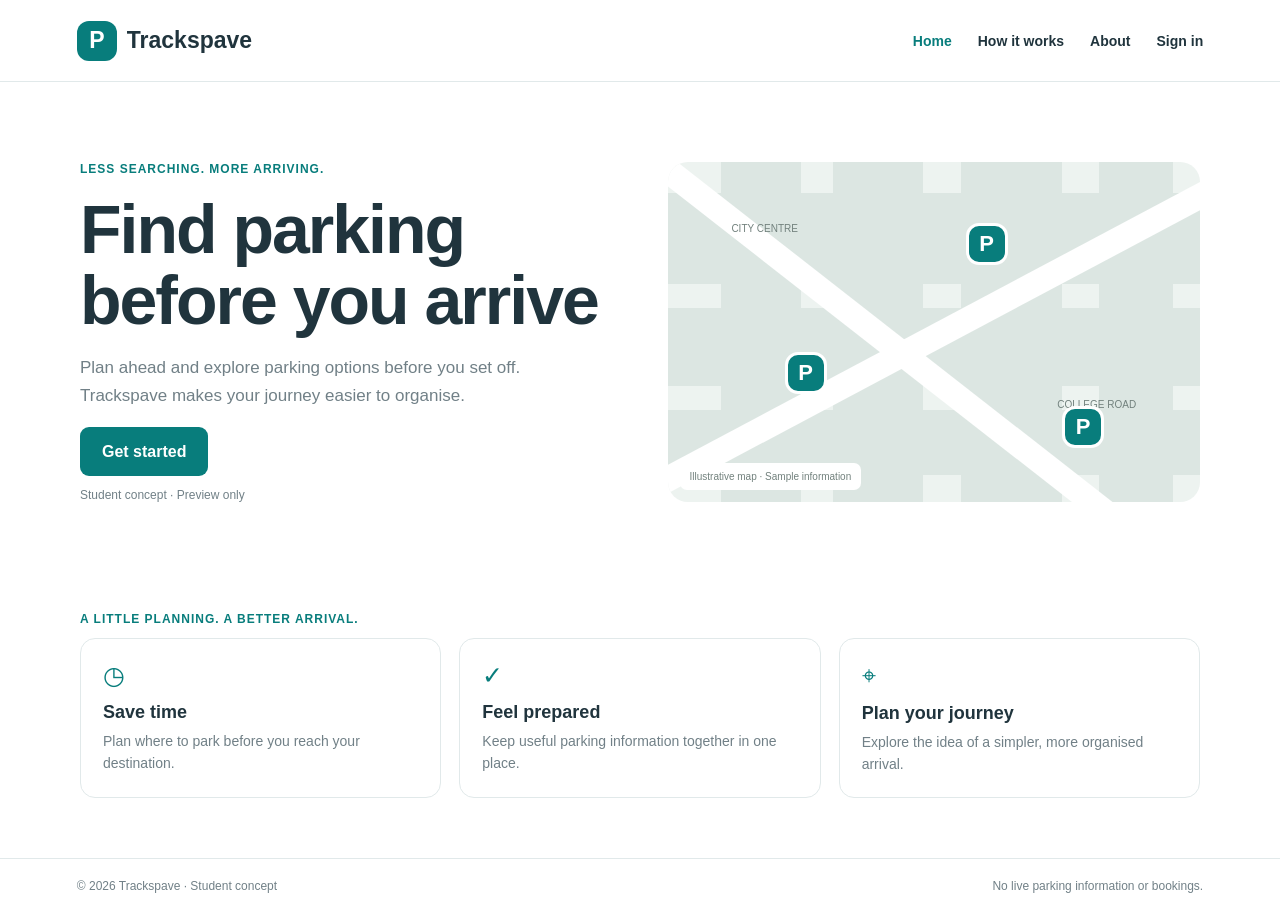
<file: index.html>
<!doctype html>
<html lang="en">
<head>
  <meta charset="utf-8">
  <meta name="viewport" content="width=device-width, initial-scale=1">
  <title>Trackspave | Find parking before you arrive</title>
  <link rel="stylesheet" href="style.css">
  <script src="script.js" defer></script>
</head>
<body>
  <header class="site-header">
    <a class="brand" href="index.html"><span class="brand-icon">P</span>Trackspave</a>
    <nav>
      <a class="active" href="index.html">Home</a>
      <a href="#how-it-works">How it works</a>
      <a href="#about">About</a>
      <a href="signin.html">Sign in</a>
    </nav>
  </header>

  <main>
    <section class="hero">
      <div class="hero-copy">
        <p class="eyebrow">LESS SEARCHING. MORE ARRIVING.</p>
        <h1>Find parking<br>before you arrive</h1>
        <p class="intro">Plan ahead and explore parking options before you set off. Trackspave makes your journey easier to organise.</p>
        <a class="button" href="signin.html">Get started</a>
        <p class="small-note">Student concept · Preview only</p>
      </div>

      <div class="map-card" aria-label="Illustration of a parking map">
        <span class="road road-one"></span>
        <span class="road road-two"></span>
        <span class="map-label label-one">CITY CENTRE</span>
        <span class="map-label label-two">COLLEGE ROAD</span>
        <span class="parking-pin pin-one">P</span>
        <span class="parking-pin pin-two">P</span>
        <span class="parking-pin pin-three">P</span>
        <span class="map-caption">Illustrative map · Sample information</span>
      </div>
    </section>

    <section class="features" id="how-it-works">
      <p class="eyebrow">A LITTLE PLANNING. A BETTER ARRIVAL.</p>
      <div class="feature-grid">
        <article class="feature">
          <span class="feature-icon">◷</span>
          <h2>Save time</h2>
          <p>Plan where to park before you reach your destination.</p>
        </article>
        <article class="feature">
          <span class="feature-icon">✓</span>
          <h2>Feel prepared</h2>
          <p>Keep useful parking information together in one place.</p>
        </article>
        <article class="feature" id="about">
          <span class="feature-icon">⌖</span>
          <h2>Plan your journey</h2>
          <p>Explore the idea of a simpler, more organised arrival.</p>
        </article>
      </div>
    </section>
  </main>

  <footer>
    <span>© 2026 Trackspave · Student concept</span>
    <span>No live parking information or bookings.</span>
  </footer>
</body>
</html>
</file>
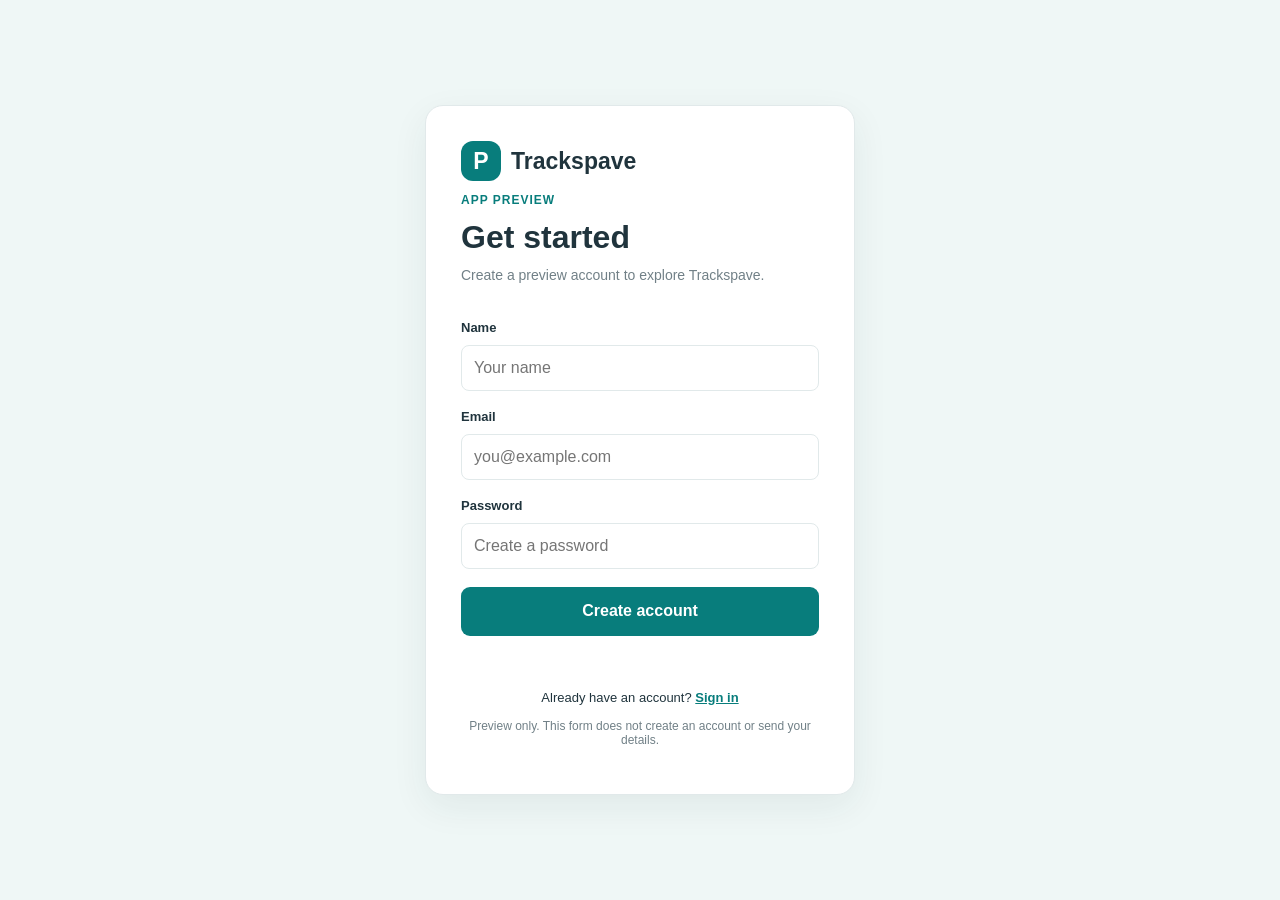
<file: get-started.html>
<!doctype html>
<html lang="en">
<head>
  <meta charset="utf-8">
  <meta name="viewport" content="width=device-width, initial-scale=1">
  <title>Create an account | Trackspave</title>
  <link rel="stylesheet" href="style.css">
  <script src="script.js" defer></script>
</head>
<body class="account-page">
  <main class="account-card">
    <a class="brand" href="index.html"><span class="brand-icon">P</span>Trackspave</a>
    <p class="eyebrow">APP PREVIEW</p>
    <h1>Get started</h1>
    <p class="intro">Create a preview account to explore Trackspave.</p>

    <form class="demo-form">
      <label for="name">Name</label>
      <input id="name" type="text" placeholder="Your name" required>

      <label for="email">Email</label>
      <input id="email" type="email" placeholder="you@example.com" required>

      <label for="password">Password</label>
      <input id="password" type="password" placeholder="Create a password" required>

      <button class="button full-button" type="submit">Create account</button>
      <p class="form-message" role="status"></p>
    </form>

    <p class="account-switch">Already have an account? <a href="signin.html">Sign in</a></p>
    <p class="disclaimer">Preview only. This form does not create an account or send your details.</p>
  </main>
</body>
</html>
</file>
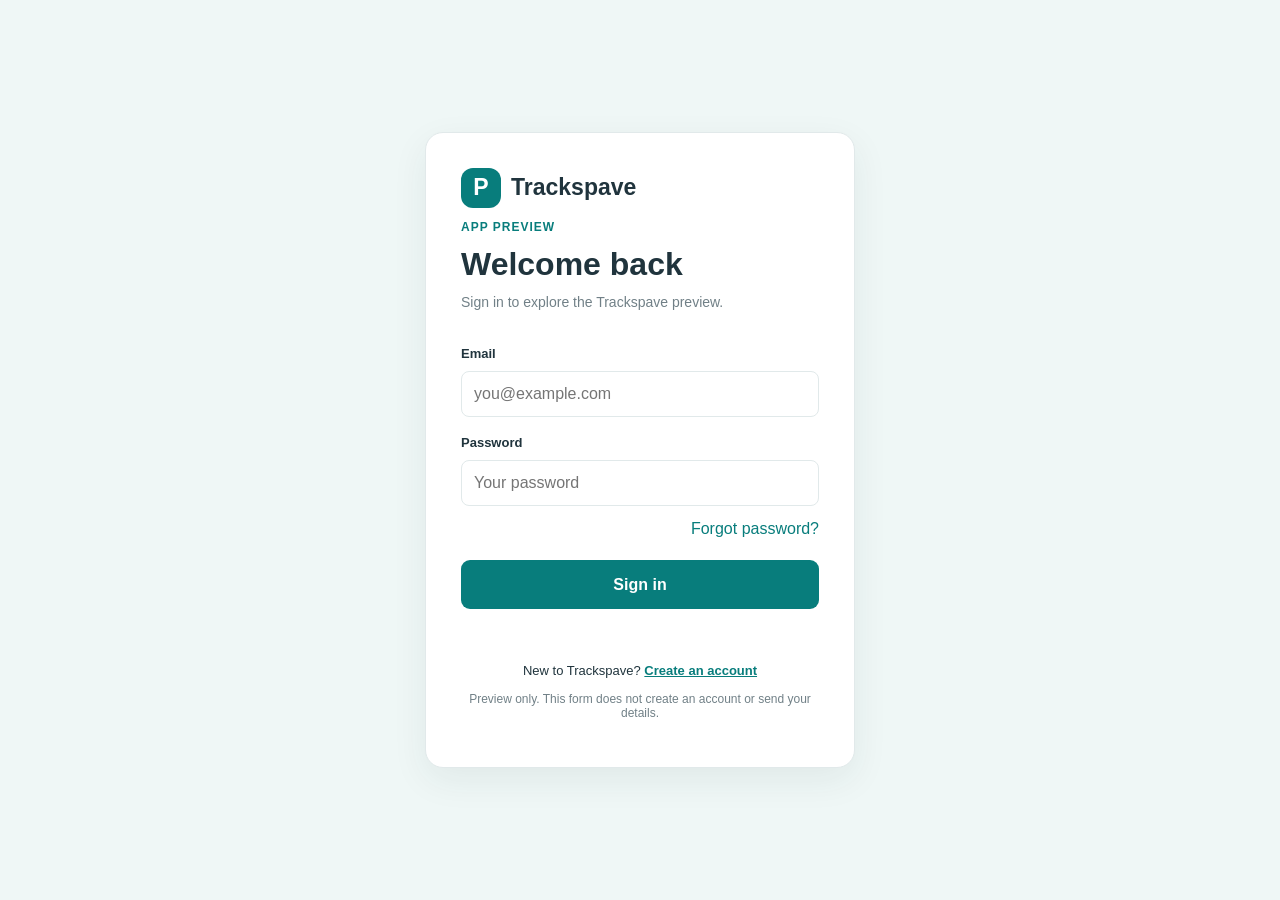
<file: signin.html>
<!doctype html>
<html lang="en">
<head>
  <meta charset="utf-8">
  <meta name="viewport" content="width=device-width, initial-scale=1">
  <title>Sign in | Trackspave</title>
  <link rel="stylesheet" href="style.css">
  <script src="script.js" defer></script>
</head>
<body class="account-page">
  <main class="account-card">
    <a class="brand" href="index.html"><span class="brand-icon">P</span>Trackspave</a>
    <p class="eyebrow">APP PREVIEW</p>
    <h1>Welcome back</h1>
    <p class="intro">Sign in to explore the Trackspave preview.</p>

    <form class="demo-form">
      <label for="email">Email</label>
      <input id="email" type="email" placeholder="you@example.com" required>

      <label for="password">Password</label>
      <input id="password" type="password" placeholder="Your password" required>

      <button class="text-button" type="button" data-demo-message>Forgot password?</button>
      <button class="button full-button" type="submit">Sign in</button>
      <p class="form-message" role="status"></p>
    </form>

    <p class="account-switch">New to Trackspave? <a href="get-started.html">Create an account</a></p>
    <p class="disclaimer">Preview only. This form does not create an account or send your details.</p>
  </main>
</body>
</html>
</file>
<file: style.css>
:root {
  --teal: #087d7c;
  --dark: #20343d;
  --muted: #718087;
  --pale: #eff7f6;
  --line: #e1e9ea;
}

* {
  box-sizing: border-box;
}

body {
  margin: 0;
  color: var(--dark);
  background: #fff;
  font-family: Arial, Helvetica, sans-serif;
}

a {
  color: var(--teal);
}

.site-header {
  min-height: 82px;
  padding: 16px 6%;
  display: flex;
  align-items: center;
  justify-content: space-between;
  border-bottom: 1px solid var(--line);
}

.brand {
  display: inline-flex;
  align-items: center;
  gap: 10px;
  color: var(--dark);
  font-size: 23px;
  font-weight: 700;
  text-decoration: none;
}

.brand-icon {
  width: 40px;
  height: 40px;
  display: grid;
  place-items: center;
  border-radius: 12px;
  background: var(--teal);
  color: white;
}

.site-header nav {
  display: flex;
  gap: 26px;
}

.site-header nav a {
  color: var(--dark);
  font-size: 14px;
  font-weight: 600;
  text-decoration: none;
}

.site-header nav a.active {
  color: var(--teal);
}

.hero,
.features {
  width: min(1120px, 88%);
  margin: auto;
}

.hero {
  min-height: 500px;
  padding: 55px 0;
  display: grid;
  grid-template-columns: 1fr 1fr;
  align-items: center;
  gap: 55px;
}

.eyebrow {
  color: var(--teal);
  font-size: 12px;
  font-weight: 700;
  letter-spacing: 1px;
}

.hero h1 {
  margin: 18px 0;
  font-size: clamp(42px, 6vw, 68px);
  font-weight: 600;
  letter-spacing: -2px;
  line-height: 1.05;
}

.intro {
  color: var(--muted);
  line-height: 1.65;
}

.hero-copy .intro {
  max-width: 470px;
  font-size: 17px;
}

.button {
  min-height: 49px;
  padding: 0 22px;
  display: inline-flex;
  align-items: center;
  justify-content: center;
  border: 0;
  border-radius: 9px;
  background: var(--teal);
  color: white;
  font: inherit;
  font-weight: 700;
  text-decoration: none;
  cursor: pointer;
}

.small-note,
.disclaimer {
  color: var(--muted);
  font-size: 12px;
}

.map-card {
  height: 340px;
  position: relative;
  overflow: hidden;
  border-radius: 20px;
  background-color: #edf3f0;
  background-image:
    linear-gradient(90deg, transparent 10%, #dce6e2 10% 25%, transparent 25% 31%, #dce6e2 31% 48%, transparent 48% 55%, #dce6e2 55% 74%, transparent 74% 81%, #dce6e2 81% 95%, transparent 95%),
    linear-gradient(0deg, transparent 8%, #dce6e2 8% 27%, transparent 27% 34%, #dce6e2 34% 57%, transparent 57% 64%, #dce6e2 64% 91%, transparent 91%);
}

.road {
  position: absolute;
  z-index: 1;
  width: 130%;
  height: 25px;
  left: -15%;
  top: 48%;
  background: white;
  transform: rotate(-28deg);
}

.road-two {
  top: 60%;
  transform: rotate(38deg);
}

.map-label,
.map-caption {
  position: absolute;
  z-index: 2;
  color: #72817d;
  font-size: 10px;
}

.label-one {
  top: 18%;
  left: 12%;
}

.label-two {
  right: 12%;
  bottom: 27%;
}

.parking-pin {
  width: 42px;
  height: 42px;
  position: absolute;
  z-index: 3;
  display: grid;
  place-items: center;
  border: 3px solid white;
  border-radius: 13px;
  background: var(--teal);
  color: white;
  font-size: 22px;
  font-weight: bold;
}

.pin-one { top: 18%; left: 56%; }
.pin-two { top: 56%; left: 22%; }
.pin-three { right: 18%; bottom: 16%; }

.map-caption {
  left: 12px;
  bottom: 12px;
  padding: 8px 10px;
  border-radius: 7px;
  background: white;
}

.features {
  padding: 18px 0 60px;
}

.feature-grid {
  display: grid;
  grid-template-columns: repeat(3, 1fr);
  gap: 18px;
}

.feature {
  padding: 22px;
  border: 1px solid var(--line);
  border-radius: 15px;
}

.feature-icon {
  color: var(--teal);
  font-size: 25px;
}

.feature h2 {
  margin: 12px 0 8px;
  font-size: 18px;
}

.feature p {
  margin: 0;
  color: var(--muted);
  font-size: 14px;
  line-height: 1.55;
}

footer {
  padding: 20px 6%;
  display: flex;
  justify-content: space-between;
  gap: 12px;
  border-top: 1px solid var(--line);
  color: var(--muted);
  font-size: 12px;
}

.account-page {
  min-height: 100vh;
  padding: 35px 16px;
  display: grid;
  place-items: center;
  background: var(--pale);
}

.account-card {
  width: min(430px, 100%);
  padding: 35px;
  border: 1px solid var(--line);
  border-radius: 18px;
  background: white;
  box-shadow: 0 12px 36px #20343d12;
}

.account-card h1 {
  margin: 12px 0 8px;
  font-size: 32px;
}

.account-card .intro {
  margin: 0 0 24px;
  font-size: 14px;
}

.demo-form {
  display: grid;
  gap: 10px;
}

.demo-form label {
  margin-top: 8px;
  font-size: 13px;
  font-weight: 700;
}

.demo-form input {
  width: 100%;
  min-height: 46px;
  padding: 0 12px;
  border: 1px solid var(--line);
  border-radius: 8px;
  font: inherit;
}

.text-button {
  justify-self: end;
  padding: 4px 0;
  border: 0;
  background: transparent;
  color: var(--teal);
  font: inherit;
  cursor: pointer;
}

.full-button {
  width: 100%;
  margin-top: 8px;
}

.account-switch,
.disclaimer {
  text-align: center;
}

.account-switch {
  margin: 22px 0 14px;
  font-size: 13px;
}

.account-switch a {
  font-weight: 700;
}

.form-message {
  min-height: 18px;
  margin: 4px 0 0;
  color: var(--teal);
  font-size: 13px;
  text-align: center;
}

@media (max-width: 700px) {
  .site-header {
    align-items: flex-start;
    gap: 15px;
    flex-direction: column;
  }

  .site-header nav {
    flex-wrap: wrap;
    gap: 14px;
  }

  .hero {
    grid-template-columns: 1fr;
    gap: 28px;
  }

  .map-card {
    height: 280px;
  }

  .feature-grid {
    grid-template-columns: 1fr;
  }

  footer {
    flex-direction: column;
  }

  .account-card {
    padding: 26px 20px;
  }
}
</file>
